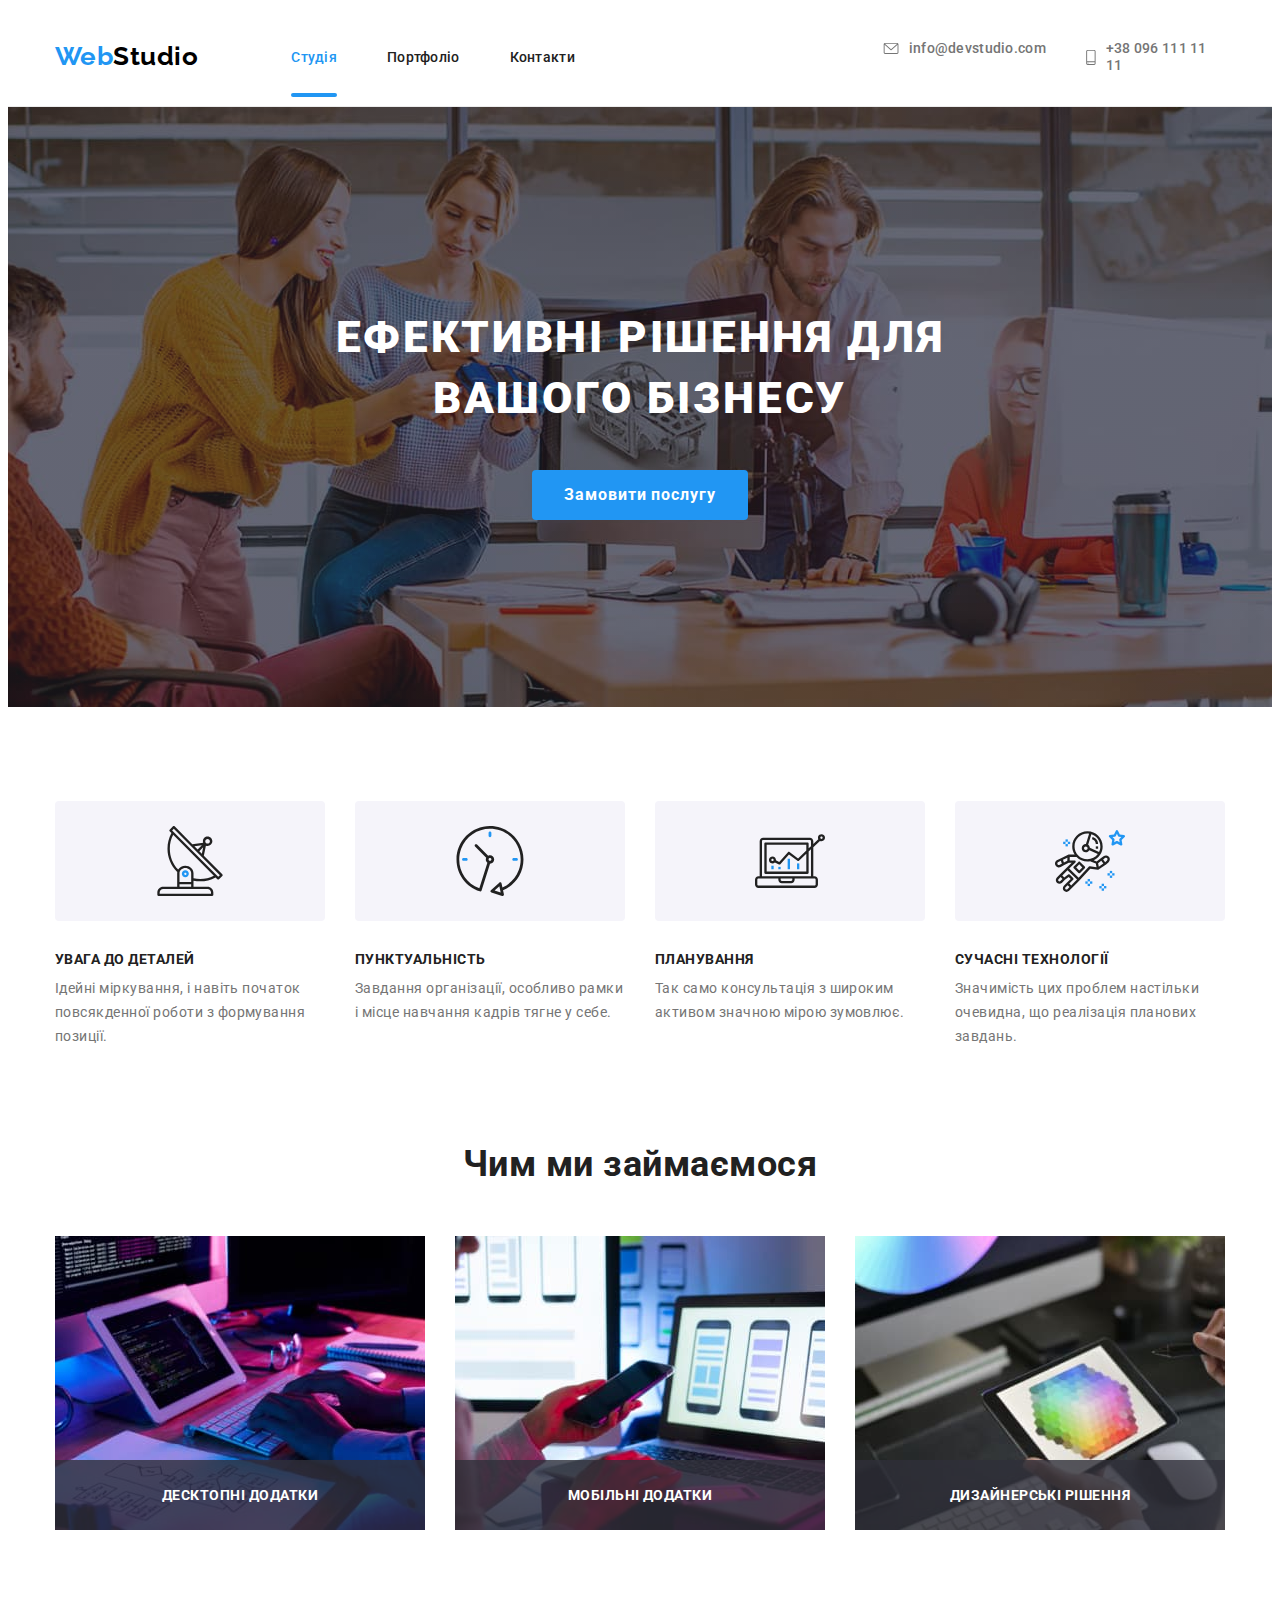
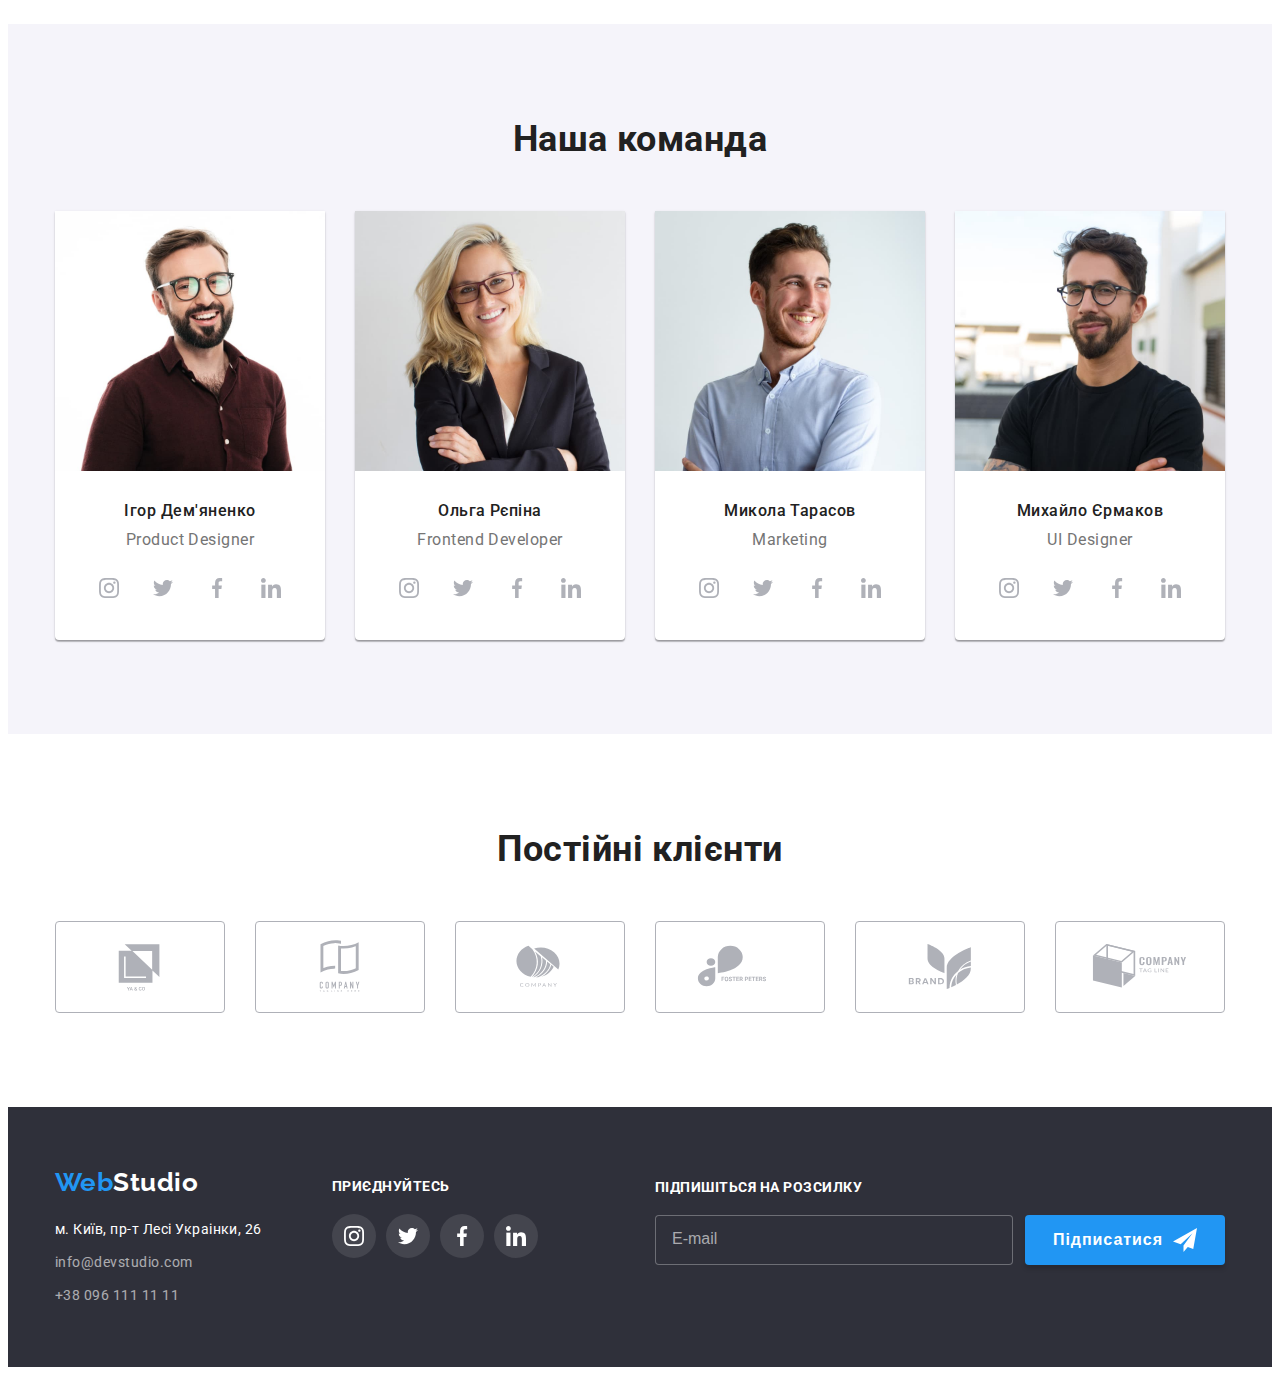
<file: index.html>
<!DOCTYPE html>
<html lang="uk">
  <head>
    <meta charset="UTF-8" />
    <meta http-equiv="X-UA-Compatible" content="IE=edge" />
    <meta name="viewport" content="width=device-width, initial-scale=1.0" />
    <title>Студія</title>
    <link rel="preconnect" href="https://fonts.googleapis.com" />
    <link rel="preconnect" href="https://fonts.gstatic.com" crossorigin />
    <link
      href="https://fonts.googleapis.com/css2?family=Raleway:wght@700&family=Roboto:wght@400;500;700;900&display=swap"
      rel="stylesheet"
    />
    <link
      rel="stylesheet"
      href="https://cdnjs.cloudflare.com/ajax/libs/modern-normalize/1.1.0/modern-normalize.min.css"
      integrity="sha512-wpPYUAdjBVSE4KJnH1VR1HeZfpl1ub8YT/NKx4PuQ5NmX2tKuGu6U/JRp5y+Y8XG2tV+wKQpNHVUX03MfMFn9Q=="
      crossorigin="anonymous"
      referrerpolicy="no-referrer"
    />
    <link rel="stylesheet" href="./css/main.min.css" />
  </head>

  <body>
    <header class="header">
      <div class="container">
        <div class="header__container">
          <nav class="header__nav">
            <a class="logo logo__header" href="./index.html"
              >Web<span class="logo__text-header">Studio</span></a
            >
            <ul class="list header__menu">
              <li>
                <a
                  class="link header__link-menu header__link-menu--current"
                  href="./index.html"
                  >Студія</a
                >
              </li>
              <li>
                <a class="link header__link-menu" href="./portfolio.html"
                  >Портфоліо</a
                >
              </li>
              <li><a class="link header__link-menu" href="#">Контакти</a></li>
            </ul>
          </nav>
          <ul class="list header__contact">
            <li>
              <a
                class="link header__link-contact"
                href="mailto:info@devstudio.com"
              >
                <svg width="16" height="12">
                  <use href="./images/icons.svg#icon-envelope"></use>
                </svg>
                info@devstudio.com
              </a>
            </li>
            <li>
              <a class="link header__link-contact" href="tel:+380961111111">
                <svg width="10" height="16">
                  <use href="./images/icons.svg#icon-smartphone"></use>
                </svg>
                +38 096 111 11 11
              </a>
            </li>
          </ul>
        </div>
      </div>
    </header>

    <main>
      <section class="hero-section">
        <div class="container">
          <h1 class="hero-section__title">
            Ефективні рішення для <br />
            вашого бізнесу
          </h1>
          <button class="button" type="button" data-modal-open>
            Замовити послугу
          </button>
        </div>
      </section>
      <section class="advantage-section">
        <div class="container">
          <h2 class="advantage-section__title">Наші переваги</h2>
          <ul class="list advantage-section__list">
            <li>
              <div class="advantage-section__icon">
                <svg width="70" height="70">
                  <use href="./images/icons.svg#icon-antenna"></use>
                </svg>
              </div>
              <h3 class="advantage-section__card-title">Увага до деталей</h3>
              <p class="advantage-section__card-text">
                Ідейні міркування, і навіть початок повсякденної роботи з
                формування позиції.
              </p>
            </li>
            <li>
              <div class="advantage-section__icon">
                <svg width="70" height="70">
                  <use href="./images/icons.svg#icon-clock"></use>
                </svg>
              </div>
              <h3 class="advantage-section__card-title">Пунктуальність</h3>
              <p class="advantage-section__card-text">
                Завдання організації, особливо рамки і місце навчання кадрів
                тягне у себе.
              </p>
            </li>
            <li>
              <div class="advantage-section__icon">
                <svg width="70" height="70">
                  <use href="./images/icons.svg#icon-diagram"></use>
                </svg>
              </div>
              <h3 class="advantage-section__card-title">Планування</h3>
              <p class="advantage-section__card-text">
                Так само консультація з широким активом значною мірою зумовлює.
              </p>
            </li>
            <li>
              <div class="advantage-section__icon">
                <svg width="70" height="70">
                  <use href="./images/icons.svg#icon-astronaut"></use>
                </svg>
              </div>
              <h3 class="advantage-section__card-title">Сучасні технології</h3>
              <p class="advantage-section__card-text">
                Значимість цих проблем настільки очевидна, що реалізація
                планових завдань.
              </p>
            </li>
          </ul>
        </div>
      </section>
      <section class="product-section">
        <div class="container">
          <h2 class="section-title">Чим ми займаємося</h2>
          <ul class="list product-section__list">
            <li>
              <img
                src="./images/box_1.jpg"
                alt="Розробка ПЗ"
                width="370"
                height="294"
              />
              <p class="product-section__text">Десктопні додатки</p>
            </li>
            <li>
              <img
                src="./images/box_2.jpg"
                alt="Мобільні додатки"
                width="370"
                height="294"
              />
              <p class="product-section__text">Мобільні додатки</p>
            </li>
            <li>
              <img
                src="./images/box_3.jpg"
                alt="Створення дизайну"
                width="370"
                height="294"
              />
              <p class="product-section__text">Дизайнерські рішення</p>
            </li>
          </ul>
        </div>
      </section>
      <section class="team-section">
        <div class="container">
          <h2 class="section-title">Наша команда</h2>
          <div class="team-section__container">
            <ul class="list">
              <li class="team-section__member">
                <img
                  src="./images/igor.jpg"
                  alt="Ігор Дем'яненко"
                  width="270"
                  height="260"
                />
                <div class="team-section__member-container">
                  <h3 class="team-section__member-name">Ігор Дем'яненко</h3>
                  <p class="team-section__member-profession">
                    Product Designer
                  </p>
                  <ul class="list social-links">
                    <li>
                      <a class="social-links__icon" href="#">
                        <svg width="20" height="20">
                          <use href="./images/icons.svg#icon-instagram"></use>
                        </svg>
                      </a>
                    </li>
                    <li>
                      <a class="social-links__icon" href="#">
                        <svg width="20" height="20">
                          <use href="./images/icons.svg#icon-twitter"></use>
                        </svg>
                      </a>
                    </li>
                    <li>
                      <a class="social-links__icon" href="#">
                        <svg width="20" height="20">
                          <use href="./images/icons.svg#icon-facebook"></use>
                        </svg>
                      </a>
                    </li>
                    <li>
                      <a class="social-links__icon" href="#">
                        <svg width="20" height="20">
                          <use href="./images/icons.svg#icon-linkedin"></use>
                        </svg>
                      </a>
                    </li>
                  </ul>
                </div>
              </li>
            </ul>
            <ul class="list">
              <li class="team-section__member">
                <img
                  src="./images/olga.jpg"
                  alt="Ольга Рєпіна"
                  width="270"
                  height="260"
                />
                <div class="team-section__member-container">
                  <h3 class="team-section__member-name">Ольга Рєпіна</h3>
                  <p class="team-section__member-profession">
                    Frontend Developer
                  </p>
                  <ul class="list social-links">
                    <li>
                      <a class="social-links__icon" href="#">
                        <svg width="20" height="20">
                          <use href="./images/icons.svg#icon-instagram"></use>
                        </svg>
                      </a>
                    </li>
                    <li>
                      <a class="social-links__icon" href="#">
                        <svg width="20" height="20">
                          <use href="./images/icons.svg#icon-twitter"></use>
                        </svg>
                      </a>
                    </li>
                    <li>
                      <a class="social-links__icon" href="#">
                        <svg width="20" height="20">
                          <use href="./images/icons.svg#icon-facebook"></use>
                        </svg>
                      </a>
                    </li>
                    <li>
                      <a class="social-links__icon" href="#">
                        <svg width="20" height="20">
                          <use href="./images/icons.svg#icon-linkedin"></use>
                        </svg>
                      </a>
                    </li>
                  </ul>
                </div>
              </li>
            </ul>
            <ul class="list">
              <li class="team-section__member">
                <img
                  src="./images/mikola.jpg"
                  alt="Микола Тарасов"
                  width="270"
                  height="260"
                />
                <div class="team-section__member-container">
                  <h3 class="team-section__member-name">Микола Тарасов</h3>
                  <p class="team-section__member-profession">Marketing</p>
                  <ul class="list social-links">
                    <li>
                      <a class="social-links__icon" href="#">
                        <svg width="20" height="20">
                          <use href="./images/icons.svg#icon-instagram"></use>
                        </svg>
                      </a>
                    </li>
                    <li>
                      <a class="social-links__icon" href="#">
                        <svg width="20" height="20">
                          <use href="./images/icons.svg#icon-twitter"></use>
                        </svg>
                      </a>
                    </li>
                    <li>
                      <a class="social-links__icon" href="#">
                        <svg width="20" height="20">
                          <use href="./images/icons.svg#icon-facebook"></use>
                        </svg>
                      </a>
                    </li>
                    <li>
                      <a class="social-links__icon" href="#">
                        <svg width="20" height="20">
                          <use href="./images/icons.svg#icon-linkedin"></use>
                        </svg>
                      </a>
                    </li>
                  </ul>
                </div>
              </li>
            </ul>
            <ul class="list">
              <li class="team-section__member">
                <img
                  src="./images/mikhail.jpg"
                  alt="Михайло Єрмаков"
                  width="270"
                  height="260"
                />
                <div class="team-section__member-container">
                  <h3 class="team-section__member-name">Михайло Єрмаков</h3>
                  <p class="team-section__member-profession">UI Designer</p>
                  <ul class="list social-links">
                    <li>
                      <a class="social-links__icon" href="#">
                        <svg width="20" height="20">
                          <use href="./images/icons.svg#icon-instagram"></use>
                        </svg>
                      </a>
                    </li>
                    <li>
                      <a class="social-links__icon" href="#">
                        <svg width="20" height="20">
                          <use href="./images/icons.svg#icon-twitter"></use>
                        </svg>
                      </a>
                    </li>
                    <li>
                      <a class="social-links__icon" href="#">
                        <svg width="20" height="20">
                          <use href="./images/icons.svg#icon-facebook"></use>
                        </svg>
                      </a>
                    </li>
                    <li>
                      <a class="social-links__icon" href="#">
                        <svg width="20" height="20">
                          <use href="./images/icons.svg#icon-linkedin"></use>
                        </svg>
                      </a>
                    </li>
                  </ul>
                </div>
              </li>
            </ul>
          </div>
        </div>
      </section>
      <section class="clients-section">
        <div class="container">
          <h2 class="section-title">Постійні клієнти</h2>
          <ul class="list clients-section__list">
            <li>
              <a class="clients-section__icon" href="#">
                <svg width="106" height="60">
                  <use href="./images/icons.svg#icon-client_1"></use>
                </svg>
              </a>
            </li>
            <li>
              <a class="clients-section__icon" href="#">
                <svg width="106" height="60">
                  <use href="./images/icons.svg#icon-client_2"></use>
                </svg>
              </a>
            </li>
            <li>
              <a class="clients-section__icon" href="#">
                <svg width="106" height="60">
                  <use href="./images/icons.svg#icon-client_3"></use>
                </svg>
              </a>
            </li>
            <li>
              <a class="clients-section__icon" href="#">
                <svg width="106" height="60">
                  <use href="./images/icons.svg#icon-client_4"></use>
                </svg>
              </a>
            </li>
            <li>
              <a class="clients-section__icon" href="#">
                <svg width="106" height="60">
                  <use href="./images/icons.svg#icon-client_5"></use>
                </svg>
              </a>
            </li>
            <li>
              <a class="clients-section__icon" href="#">
                <svg width="106" height="60">
                  <use href="./images/icons.svg#icon-client_6"></use>
                </svg>
              </a>
            </li>
          </ul>
        </div>
      </section>
    </main>

    <footer class="footer">
      <div class="container">
        <div class="footer__container">
          <div class="footer__nav">
            <a class="logo logo__footer" href="./index.html"
              >Web<span class="logo__text-footer">Studio</span></a
            >
            <address>
              <ul class="list">
                <li class="footer__list">
                  <a
                    class="link footer__address"
                    href="https://goo.gl/maps/CPtrU1FHBa2aNyZL9"
                    target="_blank"
                    rel="noopener noreferrer nofollow"
                    >м. Київ, пр-т Лесі Украінки, 26</a
                  >
                </li>
                <li class="footer__list">
                  <a
                    class="link footer__contact"
                    href="mailto:info@devstudio.com"
                    >info@devstudio.com</a
                  >
                </li>
                <li class="footer__list">
                  <a class="link footer__contact" href="tel:+380961111111"
                    >+38 096 111 11 11</a
                  >
                </li>
              </ul>
            </address>
          </div>
          <div>
            <h2 class="social-links__title">Приєднуйтесь</h2>
            <ul class="list social-links">
              <li>
                <a
                  class="social-links__icon social-links__icon-footer"
                  href="#"
                >
                  <svg width="20" height="20">
                    <use href="./images/icons.svg#icon-instagram"></use>
                  </svg>
                </a>
              </li>
              <li>
                <a
                  class="social-links__icon social-links__icon-footer"
                  href="#"
                >
                  <svg width="20" height="20">
                    <use href="./images/icons.svg#icon-twitter"></use>
                  </svg>
                </a>
              </li>
              <li>
                <a
                  class="social-links__icon social-links__icon-footer"
                  href="#"
                >
                  <svg width="20" height="20">
                    <use href="./images/icons.svg#icon-facebook"></use>
                  </svg>
                </a>
              </li>
              <li>
                <a
                  class="social-links__icon social-links__icon-footer"
                  href="#"
                >
                  <svg width="20" height="20">
                    <use href="./images/icons.svg#icon-linkedin"></use>
                  </svg>
                </a>
              </li>
            </ul>
          </div>
          <div class="subscription">
            <h2 class="subscription__title">Підпишіться на розсилку</h2>
            <form
              class="subscription__form"
              name="subscription-form"
              autocomplete="on"
            >
              <label
                class="subscription__form-label"
                for="subscription-email"
              ></label>
              <input
                class="subscription__form-input"
                id="subscription-email"
                type="email"
                name="subscription-email"
                placeholder="E-mail"
              />
              <button class="subscription__submit" type="submit">
                Підписатися
                <svg width="24" height="24">
                  <use href="./images/icons.svg#icon-send"></use>
                </svg>
              </button>
            </form>
          </div>
        </div>
      </div>
    </footer>

    <div class="backdrop is-hidden" data-modal>
      <div class="modal">
        <div class="modal__conteiner">
          <button
            type="button"
            class="button-close modal__button-close"
            data-modal-close
          >
            <svg width="18" height="18">
              <use href="./images/icons.svg#icon-close"></use>
            </svg>
          </button>
          <h2 class="modal__title">Залиште свої дані, ми вам передзвонимо</h2>
          <form class="form" name="contact-form" autocomplete="on">
            <label class="form__label" for="user-name">Ім'я</label>
            <div class="form__field">
              <input
                class="form__field-input"
                id="user-name"
                type="text"
                name="user-name"
              />
              <svg class="form__field-icon" width="18" height="18">
                <use href="./images/icons.svg#icon-person-form"></use>
              </svg>
            </div>
            <label class="form__label" for="user-phone">Телефон</label>
            <div class="form__field">
              <input
                class="form__field-input"
                id="user-phone"
                type="tel"
                name="user-phone"
              />
              <svg class="form__field-icon" width="18" height="18">
                <use href="./images/icons.svg#icon-phone-form"></use>
              </svg>
            </div>
            <label class="form__label" for="user-email">Пошта</label>
            <div class="form__field">
              <input
                class="form__field-input"
                id="user-email"
                type="email"
                name="user-email"
              />
              <svg class="form__field-icon" width="18" height="18">
                <use href="./images/icons.svg#icon-email-form"></use>
              </svg>
            </div>
            <label class="form__label" for="user-comment">Коментар</label>
            <textarea
              class="form__field-textarea"
              id="user-comment"
              name="user-comment"
              placeholder="Введіть текст"
            ></textarea>
            <div class="form__checkbox">
              <input
                class="form__checkbox-input"
                id="terms-checkbox"
                type="checkbox"
                name="terms-checkbox"
              />
              <svg class="form__checkbox-icon" width="16" height="15">
                <use href="./images/icons.svg#icon-check"></use>
              </svg>
              <label class="form__checkbox-label" for="terms-checkbox"
                >Погоджуюся з розсилкою та приймаю
                <a class="form__agreement-link" href="#"
                  >Умови договору</a
                ></label
              >
            </div>
            <button class="form__submit button" type="submit">
              Відправити
            </button>
          </form>
        </div>
      </div>
    </div>

    <script src="./js/modal.js"></script>
  </body>
</html>
</file>
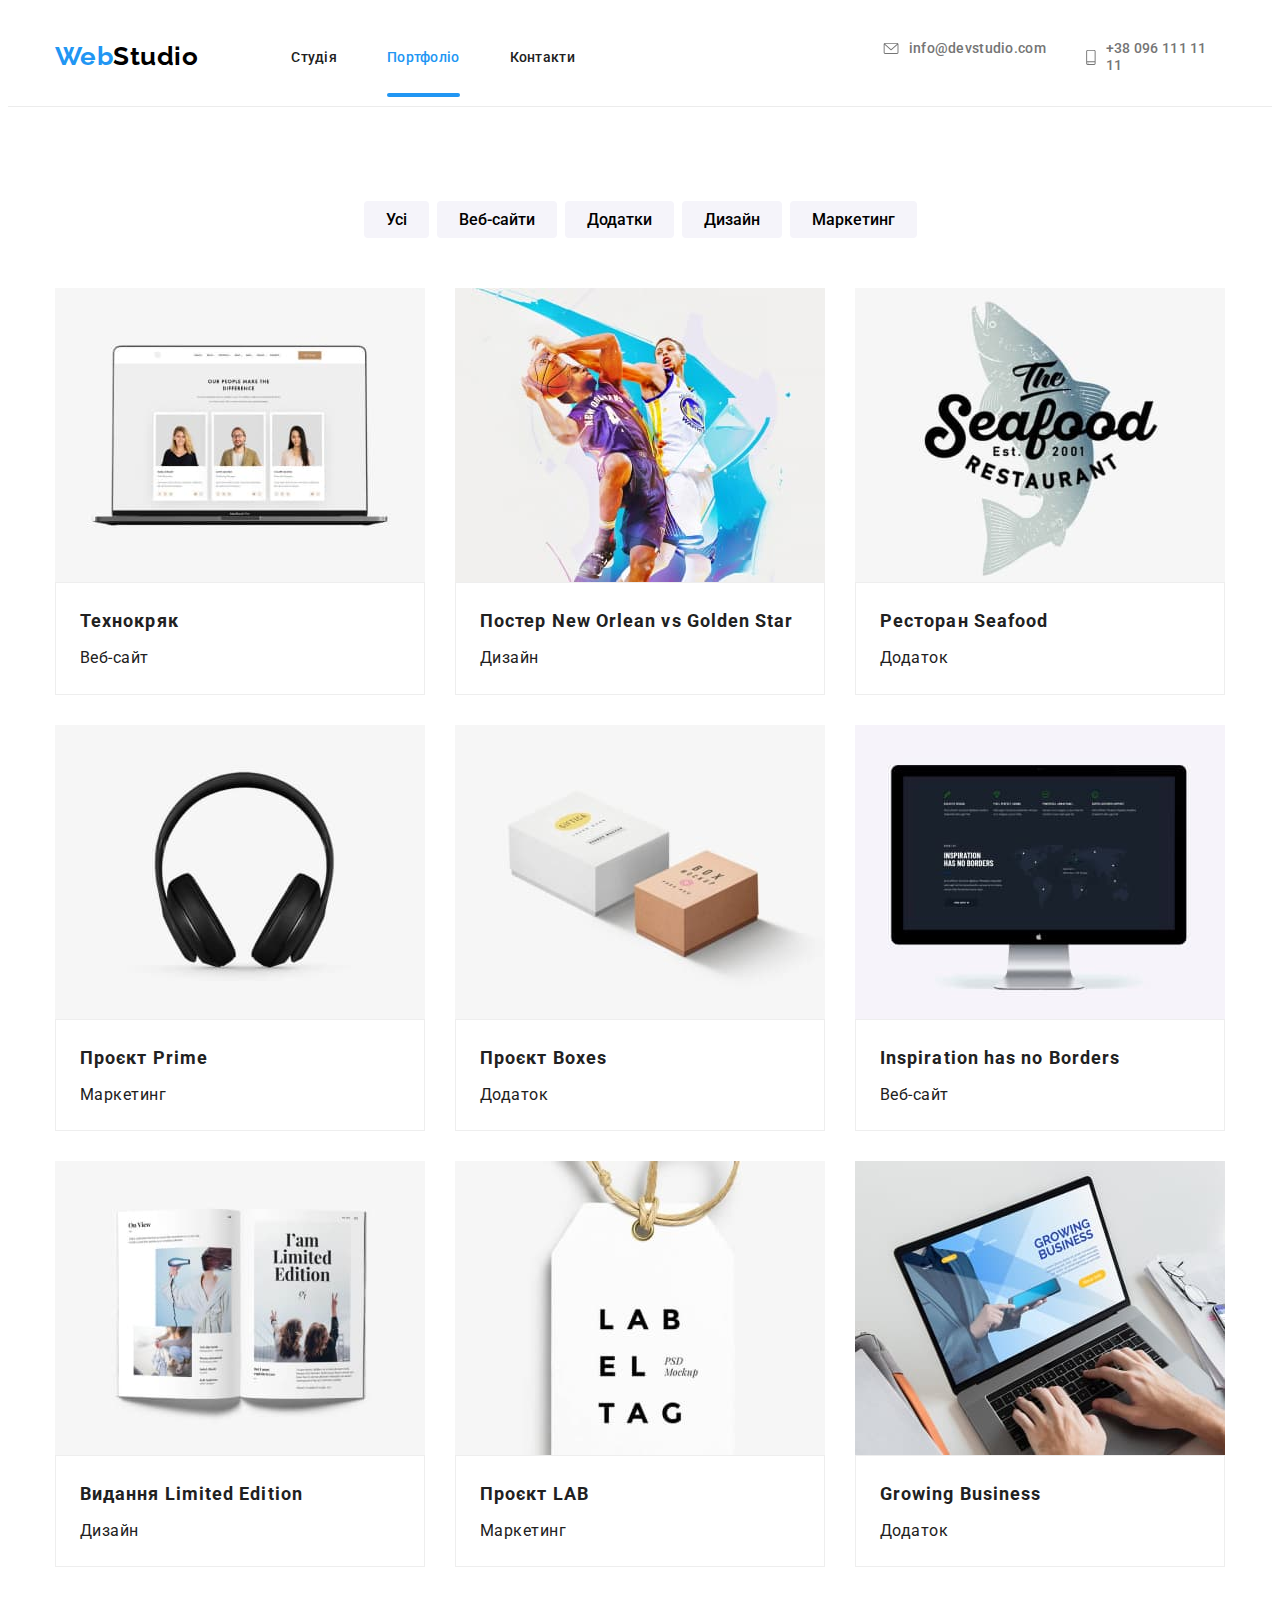
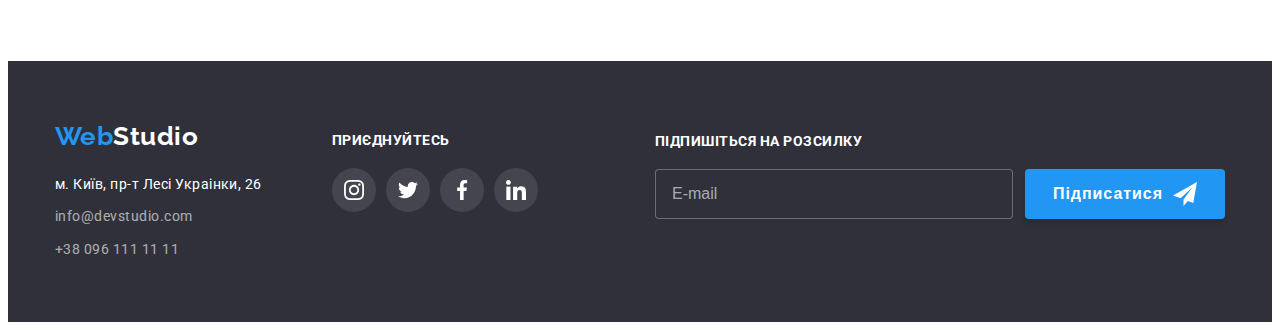
<file: portfolio.html>
<!DOCTYPE html>
<html lang="uk">
  <head>
    <meta charset="UTF-8" />
    <meta http-equiv="X-UA-Compatible" content="IE=edge" />
    <meta name="viewport" content="width=device-width, initial-scale=1.0" />
    <title>Портфоліо</title>
    <link rel="preconnect" href="https://fonts.googleapis.com" />
    <link rel="preconnect" href="https://fonts.gstatic.com" crossorigin />
    <link
      href="https://fonts.googleapis.com/css2?family=Raleway:wght@700&family=Roboto:wght@400;500;700;900&display=swap"
      rel="stylesheet"
    />
    <link
      rel="stylesheet"
      href="https://cdnjs.cloudflare.com/ajax/libs/modern-normalize/1.1.0/modern-normalize.min.css"
      integrity="sha512-wpPYUAdjBVSE4KJnH1VR1HeZfpl1ub8YT/NKx4PuQ5NmX2tKuGu6U/JRp5y+Y8XG2tV+wKQpNHVUX03MfMFn9Q=="
      crossorigin="anonymous"
      referrerpolicy="no-referrer"
    />
    <link rel="stylesheet" href="./css/main.min.css" />
  </head>

  <body>
    <header class="header">
      <div class="container">
        <div class="header__container">
          <nav class="header__nav">
            <a class="logo logo__header" href="./index.html"
              >Web<span class="logo__text-header">Studio</span></a
            >
            <ul class="list header__menu">
              <li>
                <a class="link header__link-menu" href="./index.html">Студія</a>
              </li>
              <li>
                <a
                  class="link header__link-menu header__link-menu--current"
                  href="./portfolio.html"
                  >Портфоліо</a
                >
              </li>
              <li><a class="link header__link-menu" href="#">Контакти</a></li>
            </ul>
          </nav>
          <ul class="list header__contact">
            <li>
              <a
                class="link header__link-contact"
                href="mailto:info@devstudio.com"
              >
                <svg width="16" height="12">
                  <use href="./images/icons.svg#icon-envelope"></use>
                </svg>
                info@devstudio.com
              </a>
            </li>
            <li>
              <a class="link header__link-contact" href="tel:+380961111111">
                <svg width="10" height="16">
                  <use href="./images/icons.svg#icon-smartphone"></use>
                </svg>
                +38 096 111 11 11
              </a>
            </li>
          </ul>
        </div>
      </div>
    </header>

    <main>
      <section class="section">
        <div class="portfolio-section container">
          <h1 class="portfolio-section__title invisible-title">Портфоліо</h1>
          <ul class="list portfolio-section__menu">
            <li><button class="portfolio-section__filter-button" type="button">Усі</button></li>
            <li>
              <button class="portfolio-section__filter-button" type="button">Веб-сайти</button>
            </li>
            <li>
              <button class="portfolio-section__filter-button" type="button">Додатки</button>
            </li>
            <li><button class="portfolio-section__filter-button" type="button">Дизайн</button></li>
            <li>
              <button class="portfolio-section__filter-button" type="button">Маркетинг</button>
            </li>
          </ul>
          <ul class="list portfolio-section__list">
            <li class="portfolio-card">
              <a class="portfolio-card__link" href="#">
                <div class="portfolio-card__overlay-box">
                  <img
                    src="./images/portfolio_1.jpg"
                    alt="Технокряк"
                    width="370"
                    height="294"
                  />
                  <div class="portfolio-card__overlay">
                    <p>
                      Ресурс пропонує комплексні пропозиції з різним рівнем
                      функціоналу та сервісів. Все це дозволить відвідувачу
                      отримати вичерпні відомості про компанію чи приватну
                      особу.
                    </p>
                  </div>
                </div>
                <div class="portfolio-card__description">
                  <h2 class="portfolio-card__name">Технокряк</h2>
                  <p class="portfolio-card__type">Веб-сайт</p>
                </div>
              </a>
            </li>
            <li class="portfolio-card">
              <a class="portfolio-card__link" href="#">
                <div class="portfolio-card__overlay-box">
                  <img
                    src="./images/portfolio_2.jpg"
                    alt="Постер New Orlean vs Golden Star"
                    width="370"
                    height="294"
                  />
                  <div class="portfolio-card__overlay">
                    <p>
                      Ресурс пропонує комплексні пропозиції з різним рівнем
                      функціоналу та сервісів. Все це дозволить відвідувачу
                      отримати вичерпні відомості про компанію чи приватну
                      особу.
                    </p>
                  </div>
                </div>
                <div class="portfolio-card__description">
                  <h2 class="portfolio-card__name">
                    Постер New Orlean vs Golden Star
                  </h2>
                  <p class="portfolio-card__type">Дизайн</p>
                </div>
              </a>
            </li>
            <li class="portfolio-card">
              <a class="portfolio-card__link" href="#">
                <div class="portfolio-card__overlay-box">
                  <img
                    src="./images/portfolio_3.jpg"
                    alt="Ресторан Seafood"
                    width="370"
                    height="294"
                  />
                  <div class="portfolio-card__overlay">
                    <p>
                      Ресурс пропонує комплексні пропозиції з різним рівнем
                      функціоналу та сервісів. Все це дозволить відвідувачу
                      отримати вичерпні відомості про компанію чи приватну
                      особу.
                    </p>
                  </div>
                </div>
                <div class="portfolio-card__description">
                  <h2 class="portfolio-card__name">Ресторан Seafood</h2>
                  <p class="portfolio-card__type">Додаток</p>
                </div>
              </a>
            </li>
            <li class="portfolio-card">
              <a class="portfolio-card__link" href="#">
                <div class="portfolio-card__overlay-box">
                  <img
                    src="./images/portfolio_4.jpg"
                    alt="Проєкт Prime"
                    width="370"
                    height="294"
                  />
                  <div class="portfolio-card__overlay">
                    <p>
                      Ресурс пропонує комплексні пропозиції з різним рівнем
                      функціоналу та сервісів. Все це дозволить відвідувачу
                      отримати вичерпні відомості про компанію чи приватну
                      особу.
                    </p>
                  </div>
                </div>
                <div class="portfolio-card__description">
                  <h2 class="portfolio-card__name">Проєкт Prime</h2>
                  <p class="portfolio-card__type">Маркетинг</p>
                </div>
              </a>
            </li>
            <li class="portfolio-card">
              <a class="portfolio-card__link" href="#">
                <div class="portfolio-card__overlay-box">
                  <img
                    src="./images/portfolio_5.jpg"
                    alt="Проєкт Boxes"
                    width="370"
                    height="294"
                  />
                  <div class="portfolio-card__overlay">
                    <p>
                      Ресурс пропонує комплексні пропозиції з різним рівнем
                      функціоналу та сервісів. Все це дозволить відвідувачу
                      отримати вичерпні відомості про компанію чи приватну
                      особу.
                    </p>
                  </div>
                </div>
                <div class="portfolio-card__description">
                  <h2 class="portfolio-card__name">Проєкт Boxes</h2>
                  <p class="portfolio-card__type">Додаток</p>
                </div>
              </a>
            </li>
            <li class="portfolio-card">
              <a class="portfolio-card__link" href="#">
                <div class="portfolio-card__overlay-box">
                  <img
                    src="./images/portfolio_6.jpg"
                    alt="Inspiration has no Borders"
                    width="370"
                    height="294"
                  />
                  <div class="portfolio-card__overlay">
                    <p>
                      Ресурс пропонує комплексні пропозиції з різним рівнем
                      функціоналу та сервісів. Все це дозволить відвідувачу
                      отримати вичерпні відомості про компанію чи приватну
                      особу.
                    </p>
                  </div>
                </div>
                <div class="portfolio-card__description">
                  <h2 class="portfolio-card__name">Inspiration has no Borders</h2>
                  <p class="portfolio-card__type">Веб-сайт</p>
                </div>
              </a>
            </li>
            <li class="portfolio-card">
              <a class="portfolio-card__link" href="#">
                <div class="portfolio-card__overlay-box">
                  <img
                    src="./images/portfolio_7.jpg"
                    alt="Видання Limited Edition"
                    width="370"
                    height="294"
                  />
                  <div class="portfolio-card__overlay">
                    <p>
                      Ресурс пропонує комплексні пропозиції з різним рівнем
                      функціоналу та сервісів. Все це дозволить відвідувачу
                      отримати вичерпні відомості про компанію чи приватну
                      особу.
                    </p>
                  </div>
                </div>
                <div class="portfolio-card__description">
                  <h2 class="portfolio-card__name">Видання Limited Edition</h2>
                  <p class="portfolio-card__type">Дизайн</p>
                </div>
              </a>
            </li>
            <li class="portfolio-card">
              <a class="portfolio-card__link" href="#">
                <div class="portfolio-card__overlay-box">
                  <img
                    src="./images/portfolio_8.jpg"
                    alt="Проєкт LAB"
                    width="370"
                    height="294"
                  />
                  <div class="portfolio-card__overlay">
                    <p>
                      Ресурс пропонує комплексні пропозиції з різним рівнем
                      функціоналу та сервісів. Все це дозволить відвідувачу
                      отримати вичерпні відомості про компанію чи приватну
                      особу.
                    </p>
                  </div>
                </div>
                <div class="portfolio-card__description">
                  <h2 class="portfolio-card__name">Проєкт LAB</h2>
                  <p class="portfolio-card__type">Маркетинг</p>
                </div>
              </a>
            </li>
            <li class="portfolio-card">
              <a class="portfolio-card__link" href="#">
                <div class="portfolio-card__overlay-box">
                  <img
                    src="./images/portfolio_9.jpg"
                    alt="Growing Business"
                    width="370"
                    height="294"
                  />
                  <div class="portfolio-card__overlay">
                    <p>
                      Ресурс пропонує комплексні пропозиції з різним рівнем
                      функціоналу та сервісів. Все це дозволить відвідувачу
                      отримати вичерпні відомості про компанію чи приватну
                      особу.
                    </p>
                  </div>
                </div>
                <div class="portfolio-card__description">
                  <h2 class="portfolio-card__name">Growing Business</h2>
                  <p class="portfolio-card__type">Додаток</p>
                </div>
              </a>
            </li>
          </ul>
        </div>
      </section>
    </main>

    <footer class="footer">
      <div class="container">
        <div class="footer__container">
          <div class="footer__nav">
            <a class="logo logo__footer" href="./index.html"
              >Web<span class="logo__text-footer">Studio</span></a
            >
            <address>
              <ul class="list">
                <li class="footer__list">
                  <a
                    class="link footer__address"
                    href="https://goo.gl/maps/CPtrU1FHBa2aNyZL9"
                    target="_blank"
                    rel="noopener noreferrer nofollow"
                    >м. Київ, пр-т Лесі Украінки, 26</a
                  >
                </li>
                <li class="footer__list">
                  <a
                    class="link footer__contact"
                    href="mailto:info@devstudio.com"
                    >info@devstudio.com</a
                  >
                </li>
                <li class="footer__list">
                  <a class="link footer__contact" href="tel:+380961111111"
                    >+38 096 111 11 11</a
                  >
                </li>
              </ul>
            </address>
          </div>
          <div>
            <h2 class="social-links__title">Приєднуйтесь</h2>
            <ul class="list social-links">
              <li>
                <a
                  class="social-links__icon social-links__icon-footer"
                  href="#"
                >
                  <svg width="20" height="20">
                    <use href="./images/icons.svg#icon-instagram"></use>
                  </svg>
                </a>
              </li>
              <li>
                <a
                  class="social-links__icon social-links__icon-footer"
                  href="#"
                >
                  <svg width="20" height="20">
                    <use href="./images/icons.svg#icon-twitter"></use>
                  </svg>
                </a>
              </li>
              <li>
                <a
                  class="social-links__icon social-links__icon-footer"
                  href="#"
                >
                  <svg width="20" height="20">
                    <use href="./images/icons.svg#icon-facebook"></use>
                  </svg>
                </a>
              </li>
              <li>
                <a
                  class="social-links__icon social-links__icon-footer"
                  href="#"
                >
                  <svg width="20" height="20">
                    <use href="./images/icons.svg#icon-linkedin"></use>
                  </svg>
                </a>
              </li>
            </ul>
          </div>
          <div class="subscription">
            <h2 class="subscription__title">Підпишіться на розсилку</h2>
            <form
              class="subscription__form"
              name="subscription-form"
              autocomplete="on"
            >
              <label
                class="subscription__form-label"
                for="subscription-email"
              ></label>
              <input
                class="subscription__form-input"
                id="subscription-email"
                type="email"
                name="subscription-email"
                placeholder="E-mail"
              />
              <button class="subscription__submit" type="submit">
                Підписатися
                <svg width="24" height="24">
                  <use href="./images/icons.svg#icon-send"></use>
                </svg>
              </button>
            </form>
          </div>
        </div>
      </div>
    </footer>
  </body>
</html>
</file>
<file: css/main.min.css>
:root{--color-brand: #2196f3;--background-color-brand-primary: #2f303a;--background-color-brand-secondary: #f5f4fa;--background-color-white: #ffffff;--text-color-primary: #212121;--text-color-secondary: #757575;--text-color-white: #ffffff;--text-color-black: #000000;--color-hero-button-hover: #188ce8;--icon-color-secondary: #afb1b8}html{-webkit-box-sizing:border-box;box-sizing:border-box}*,*::before,*::after{-webkit-box-sizing:inherit;box-sizing:inherit}img{display:block;max-width:100%;height:auto}body{font-family:"Roboto",sans-serif;color:var(--text-color-primary);letter-spacing:.03em}h1,h2,h3,h4,h5,h6,p{margin-top:0}.list{list-style:none;padding-left:0;margin:0}li{list-style-type:none}.advantage-section{padding:94px 0 0}.advantage-section__title{position:absolute;width:1px;height:1px;margin:-1px;padding:0;overflow:hidden;border:0;clip:rect(0 0 0 0)}.advantage-section__card-title{margin-bottom:10px;text-transform:uppercase;font-size:14px;line-height:1.2}.advantage-section__icon{display:-webkit-box;display:-ms-flexbox;display:flex;width:270px;height:120px;margin-bottom:30px;-webkit-box-pack:center;-ms-flex-pack:center;justify-content:center;-webkit-box-align:center;-ms-flex-align:center;align-items:center;border-radius:4px;background-color:var(--background-color-brand-secondary)}.advantage-section__list{display:-webkit-box;display:-ms-flexbox;display:flex;gap:30px}.advantage-section__card-text{margin-bottom:0;font-size:14px;line-height:1.7;color:var(--text-color-secondary)}.backdrop{position:fixed;top:0;left:0;width:100%;height:100%;background-color:rgba(0,0,0,.2);-webkit-transform:scale(1);transform:scale(1);-webkit-transition-duration:500ms;transition-duration:500ms}.button-close{width:30px;height:30px;padding:5px;cursor:pointer;border:1px solid rgba(0,0,0,.1);border-radius:50%;background-color:#fff;-webkit-transition:fill 250ms cubic-bezier(0.4, 0, 0.2, 1);transition:fill 250ms cubic-bezier(0.4, 0, 0.2, 1)}.button-close:hover,.button-close:focus,.button-close:active{fill:var(--color-brand)}.button{padding:10px 32px;border-radius:4px;background-color:var(--color-brand);color:var(--text-color-white);font-family:inherit;font-weight:700;font-size:16px;line-height:1.87;border:none;cursor:pointer;letter-spacing:.06em;-webkit-transition:background-color 250ms cubic-bezier(0.4, 0, 0.2, 1);transition:background-color 250ms cubic-bezier(0.4, 0, 0.2, 1)}.button:hover,.button:focus,.button:active{background-color:var(--color-hero-button-hover)}.clients-section{padding:94px 0}.clients-section__list{display:-webkit-box;display:-ms-flexbox;display:flex;gap:30px}.clients-section__icon{display:-webkit-box;display:-ms-flexbox;display:flex;width:170px;height:92px;-webkit-box-pack:center;-ms-flex-pack:center;justify-content:center;-webkit-box-align:center;-ms-flex-align:center;align-items:center;border:1px solid;border-radius:4px;border-color:var(--icon-color-secondary);fill:var(--icon-color-secondary);-webkit-transition:border-color 250ms cubic-bezier(0.4, 0, 0.2, 1),fill 250ms cubic-bezier(0.4, 0, 0.2, 1);transition:border-color 250ms cubic-bezier(0.4, 0, 0.2, 1),fill 250ms cubic-bezier(0.4, 0, 0.2, 1)}.clients-section__icon:hover,.clients-section__icon:focus,.clients-section__icon:active{fill:var(--color-brand);border-color:var(--color-brand)}.footer{padding:60px 0;background-color:var(--background-color-brand-primary)}.footer__container{position:relative;display:-webkit-box;display:-ms-flexbox;display:flex;gap:70px;-webkit-box-align:baseline;-ms-flex-align:baseline;align-items:baseline}.footer__list:not(:last-child){margin-bottom:9px}.footer__contact{display:inline-block;color:var(--text-color-white);opacity:60%;font-size:14px;line-height:1.7;font-style:normal}.footer__address{display:inline-block;color:var(--text-color-white);font-size:14px;line-height:1.7;font-style:normal}.form__label{display:block;margin-bottom:4px;font-size:12px;line-height:1.17;color:var(--text-color-secondary)}.form__field-input{width:100%;height:40px;padding:0 10px 0 42px;border:1px solid rgba(33,33,33,.2);border-radius:4px;outline:none;-webkit-transition:border-color 250ms cubic-bezier(0.4, 0, 0.2, 1);transition:border-color 250ms cubic-bezier(0.4, 0, 0.2, 1);cursor:pointer}.form__field-input:focus{border-color:var(--color-brand)}.form__field-input:focus+.form__field-icon{fill:var(--color-brand)}.form__field-textarea{width:100%;height:120px;resize:none;padding:12px 16px;margin-bottom:20px;border:1px solid rgba(33,33,33,.2);border-radius:4px;outline:none;-webkit-transition:border-color 250ms cubic-bezier(0.4, 0, 0.2, 1);transition:border-color 250ms cubic-bezier(0.4, 0, 0.2, 1);cursor:pointer}.form__field-textarea::-webkit-input-placeholder{font-size:12px;line-height:1.17;letter-spacing:.01em;color:rgba(117,117,117,.5)}.form__field-textarea::-moz-placeholder{font-size:12px;line-height:1.17;letter-spacing:.01em;color:rgba(117,117,117,.5)}.form__field-textarea:-ms-input-placeholder{font-size:12px;line-height:1.17;letter-spacing:.01em;color:rgba(117,117,117,.5)}.form__field-textarea::-ms-input-placeholder{font-size:12px;line-height:1.17;letter-spacing:.01em;color:rgba(117,117,117,.5)}.form__field-textarea::placeholder{font-size:12px;line-height:1.17;letter-spacing:.01em;color:rgba(117,117,117,.5)}.form__field-textarea:focus{border-color:var(--color-brand)}.form__field{position:relative;margin-bottom:10px}.form__field-icon{position:absolute;top:50%;left:12px;-webkit-transform:translateY(-50%);transform:translateY(-50%);-webkit-transition:fill 250ms cubic-bezier(0.4, 0, 0.2, 1);transition:fill 250ms cubic-bezier(0.4, 0, 0.2, 1);cursor:pointer}.form__checkbox{display:-webkit-box;display:-ms-flexbox;display:flex;margin-bottom:30px;font-size:14px;line-height:1.71}.form__checkbox-input{-webkit-appearance:none;-moz-appearance:none;appearance:none}.form__checkbox-input:checked+.form__checkbox-icon{border-color:var(--color-brand);fill:var(--text-color-white);background-color:var(--color-brand)}.form__checkbox-icon{position:absolute;margin:4px 7px 0 12px;border:2px solid var(--text-color-primary);border-radius:2px;fill:rgba(0,0,0,0)}.form__checkbox-label{position:relative;left:12px;padding-left:23px;color:var(--text-color-secondary)}.form__agreement-link{color:var(--color-brand)}.form__submit{display:block;margin:0 auto;width:200px}.header{border-bottom:1px solid #ececec}.header__container{display:-webkit-box;display:-ms-flexbox;display:flex;-webkit-box-align:center;-ms-flex-align:center;align-items:center;-webkit-box-pack:justify;-ms-flex-pack:justify;justify-content:space-between;gap:308px}.header__nav{display:-webkit-box;display:-ms-flexbox;display:flex;-webkit-box-align:center;-ms-flex-align:center;align-items:center;-webkit-box-pack:justify;-ms-flex-pack:justify;justify-content:space-between;-webkit-box-flex:1;-ms-flex-positive:1;flex-grow:1;gap:93px}.header__menu{display:-webkit-box;display:-ms-flexbox;display:flex;gap:50px}.header__contact{display:-webkit-box;display:-ms-flexbox;display:flex;gap:40px}.header__link-contact{display:-webkit-box;display:-ms-flexbox;display:flex;-webkit-box-align:center;-ms-flex-align:center;align-items:center;-webkit-box-pack:justify;-ms-flex-pack:justify;justify-content:space-between;gap:10px;padding:32px 0;fill:var(--text-color-secondary);color:var(--text-color-secondary);font-weight:500;font-size:14px;line-height:1.2;letter-spacing:.02em}.header__link-menu{position:relative;padding:32px 0;color:var(--text-color-primary);font-weight:500;font-size:14px;line-height:1.2;letter-spacing:.02em}.header__link-menu--current{color:var(--color-brand)}.header__link-menu--current::after{position:absolute;bottom:0;left:0;width:100%;height:4px;background-color:var(--color-brand);border-radius:2px;content:""}.hero-section{padding:200px 0;height:600px;background-image:-webkit-gradient(linear, left top, left bottom, from(rgba(47, 48, 58, 0.4)), to(rgba(47, 48, 58, 0.4))),url(../images/hero_img.jpg);background-image:linear-gradient(rgba(47, 48, 58, 0.4), rgba(47, 48, 58, 0.4)),url(../images/hero_img.jpg);background-repeat:no-repeat;background-position:center center;background-size:1600px,1600px,cover;text-align:center}.hero-section__title{margin-bottom:40px;color:var(--text-color-white);text-transform:uppercase;font-weight:900;font-size:44px;line-height:1.4;letter-spacing:.06em}.logo{color:var(--color-brand);font-family:"Raleway",sans-serif;font-weight:700;font-size:26px;line-height:1.2;text-decoration:none}.logo__header{padding:24px 0}.logo__footer{display:inline-block;margin-bottom:20px}.logo__text-header{color:var(--text-color-black)}.logo__text-footer{color:var(--text-color-white)}.modal{display:-webkit-box;display:-ms-flexbox;display:flex;-webkit-box-align:center;-ms-flex-align:center;align-items:center;-webkit-box-pack:center;-ms-flex-pack:center;justify-content:center;height:100%;padding:20px 0}.modal__conteiner{position:relative;padding:40px;border-radius:4px;-webkit-box-shadow:0px 4px 4px rgba(0,0,0,.25);box-shadow:0px 4px 4px rgba(0,0,0,.25);width:100%;max-width:528px;height:100%;max-height:587px;background-color:var(--background-color-white);overflow:auto}.modal__title{margin-bottom:12px;text-align:center;font-weight:700;font-size:20px;line-height:1.15;color:var(--text-color-primary)}.modal__button-close{position:absolute;top:8px;right:8px}.portfolio-card__name{margin-bottom:4px;font-size:18px;line-height:2;letter-spacing:.06em}.portfolio-card__type{margin-bottom:0;font-size:16px;line-height:1.9;color:var(--text-color-primary)}.portfolio-card__description{padding:20px 24px;border:1px solid #eee}.portfolio-card__link{display:block;text-decoration:none;color:inherit;-webkit-transition:-webkit-box-shadow 250ms cubic-bezier(0.4, 0, 0.2, 1);transition:-webkit-box-shadow 250ms cubic-bezier(0.4, 0, 0.2, 1);transition:box-shadow 250ms cubic-bezier(0.4, 0, 0.2, 1);transition:box-shadow 250ms cubic-bezier(0.4, 0, 0.2, 1), -webkit-box-shadow 250ms cubic-bezier(0.4, 0, 0.2, 1)}.portfolio-card__link:hover,.portfolio-card__link:focus,.portfolio-card__link:active{-webkit-box-shadow:0px 4px 4px rgba(0,0,0,.25);box-shadow:0px 4px 4px rgba(0,0,0,.25)}.portfolio-card__overlay-box{position:relative;overflow:hidden}.portfolio-card__overlay{position:absolute;top:0;left:0;width:100%;height:100%;-webkit-transform:translateY(101%);transform:translateY(101%);-webkit-transition:-webkit-transform 250ms cubic-bezier(0.4, 0, 0.2, 1);transition:-webkit-transform 250ms cubic-bezier(0.4, 0, 0.2, 1);transition:transform 250ms cubic-bezier(0.4, 0, 0.2, 1);transition:transform 250ms cubic-bezier(0.4, 0, 0.2, 1), -webkit-transform 250ms cubic-bezier(0.4, 0, 0.2, 1);background-color:rgba(33,150,243,.9);color:var(--text-color-white);font-weight:400;font-size:18px;line-height:1.55;padding:63px 24px}.portfolio-card__link:hover .portfolio-card__overlay{-webkit-transform:translateY(0);transform:translateY(0)}.portfolio-section__title{position:absolute;width:1px;height:1px;margin:-1px;padding:0;overflow:hidden;border:0;clip:rect(0 0 0 0)}.portfolio-section__menu{display:-webkit-box;display:-ms-flexbox;display:flex;-webkit-box-pack:center;-ms-flex-pack:center;justify-content:center;gap:8px;margin-bottom:50px}.portfolio-section__list{display:-webkit-box;display:-ms-flexbox;display:flex;-ms-flex-wrap:wrap;flex-wrap:wrap;gap:30px}.portfolio-section__filter-button{padding:6px 22px;border-radius:4px;background-color:var(--background-color-brand-secondary);font-family:inherit;font-weight:500;font-size:16px;line-height:1.6;border:none;cursor:pointer;-webkit-transition:background-color 250ms cubic-bezier(0.4, 0, 0.2, 1),color 250ms cubic-bezier(0.4, 0, 0.2, 1),-webkit-box-shadow 250ms cubic-bezier(0.4, 0, 0.2, 1);transition:background-color 250ms cubic-bezier(0.4, 0, 0.2, 1),color 250ms cubic-bezier(0.4, 0, 0.2, 1),-webkit-box-shadow 250ms cubic-bezier(0.4, 0, 0.2, 1);transition:background-color 250ms cubic-bezier(0.4, 0, 0.2, 1),color 250ms cubic-bezier(0.4, 0, 0.2, 1),box-shadow 250ms cubic-bezier(0.4, 0, 0.2, 1);transition:background-color 250ms cubic-bezier(0.4, 0, 0.2, 1),color 250ms cubic-bezier(0.4, 0, 0.2, 1),box-shadow 250ms cubic-bezier(0.4, 0, 0.2, 1),-webkit-box-shadow 250ms cubic-bezier(0.4, 0, 0.2, 1)}.portfolio-section__filter-button:hover,.portfolio-section__filter-button:focus,.portfolio-section__filter-button:active{background-color:var(--color-brand);color:var(--text-color-white);-webkit-box-shadow:0px 3px 1px rgba(0,0,0,.1),0px 1px 2px rgba(0,0,0,.08),0px 2px 2px rgba(0,0,0,.12);box-shadow:0px 3px 1px rgba(0,0,0,.1),0px 1px 2px rgba(0,0,0,.08),0px 2px 2px rgba(0,0,0,.12)}.product-section{padding:94px 0}.product-section__list{display:-webkit-box;display:-ms-flexbox;display:flex;gap:30px}.product-section__list>li{position:relative}.product-section__text{position:absolute;left:0;bottom:0;margin-bottom:0;padding:27px 0;width:100%;background-color:rgba(47,48,58,.8);color:var(--text-color-white);text-transform:uppercase;font-weight:700;font-size:14px;line-height:1.15;text-align:center}.social-links{display:-webkit-box;display:-ms-flexbox;display:flex;gap:10px}.social-links__title{margin-bottom:20px;font-weight:700;font-size:14px;line-height:16px;text-transform:uppercase;color:var(--text-color-white)}.social-links__icon{display:-webkit-box;display:-ms-flexbox;display:flex;width:44px;height:44px;-webkit-box-pack:center;-ms-flex-pack:center;justify-content:center;-webkit-box-align:center;-ms-flex-align:center;align-items:center;border-radius:50%;fill:var(--icon-color-secondary);-webkit-transition:background-color 250ms cubic-bezier(0.4, 0, 0.2, 1),fill 250ms cubic-bezier(0.4, 0, 0.2, 1);transition:background-color 250ms cubic-bezier(0.4, 0, 0.2, 1),fill 250ms cubic-bezier(0.4, 0, 0.2, 1)}.social-links__icon:hover,.social-links__icon:focus,.social-links__icon:active{fill:var(--text-color-white);background-color:var(--color-brand)}.social-links__icon-footer{fill:var(--text-color-white);background:rgba(255,255,255,.1)}.subscription{position:absolute;right:0;top:12px}.subscription__title{margin-bottom:20px;font-weight:700;font-size:14px;line-height:16px;text-transform:uppercase;color:var(--text-color-white)}.subscription__form{display:-webkit-box;display:-ms-flexbox;display:flex}.subscription__form-input{width:358px;height:50px;padding:0 16px;margin-right:12px;border:1px solid rgba(255,255,255,.3);background-color:var(--background-color-brand-primary);border-radius:4px;color:rgba(255,255,255,.6);outline:none}.subscription__form-input::-webkit-input-placeholder{font-size:16px;line-height:1.25;color:rgba(255,255,255,.6)}.subscription__form-input::-moz-placeholder{font-size:16px;line-height:1.25;color:rgba(255,255,255,.6)}.subscription__form-input:-ms-input-placeholder{font-size:16px;line-height:1.25;color:rgba(255,255,255,.6)}.subscription__form-input::-ms-input-placeholder{font-size:16px;line-height:1.25;color:rgba(255,255,255,.6)}.subscription__form-input::placeholder{font-size:16px;line-height:1.25;color:rgba(255,255,255,.6)}.subscription__submit{display:-webkit-box;display:-ms-flexbox;display:flex;-webkit-box-align:center;-ms-flex-align:center;align-items:center;-webkit-box-pack:center;-ms-flex-pack:center;justify-content:center;gap:10px;width:200px;height:50px;color:var(--text-color-white);font-weight:700;font-size:16px;line-height:1.88;letter-spacing:.06em;fill:currentColor;background:var(--color-brand);border:0;border-radius:4px;-webkit-box-shadow:0px 4px 4px rgba(0,0,0,.15);box-shadow:0px 4px 4px rgba(0,0,0,.15);cursor:pointer}.team-section{padding:94px 0;background-color:var(--background-color-brand-secondary)}.team-section__container{display:-webkit-box;display:-ms-flexbox;display:flex;gap:30px}.team-section__member{-webkit-box-shadow:0px 1px 3px rgba(0,0,0,.12),0px 1px 1px rgba(0,0,0,.14),0px 2px 1px rgba(0,0,0,.2);box-shadow:0px 1px 3px rgba(0,0,0,.12),0px 1px 1px rgba(0,0,0,.14),0px 2px 1px rgba(0,0,0,.2);border-radius:0px 0px 4px 4px;text-align:center;background-color:var(--background-color-white)}.team-section__member-container{display:inline-block;padding:30px 0;-webkit-box-pack:center;-ms-flex-pack:center;justify-content:center}.team-section__member-name{margin-bottom:10px;font-weight:500;font-size:16px;line-height:1.2}.team-section__member-profession{margin-bottom:16;font-size:16px;line-height:1.2;color:var(--text-color-secondary)}.container{width:1200px;padding:0 15px;margin:0 auto}.is-hidden{opacity:0;visibility:hidden;pointer-events:none;-webkit-transform:scale(0.75);transform:scale(0.75);-webkit-transition-duration:500ms;transition-duration:500ms}.link{text-decoration:none;-webkit-transition:fill 250ms cubic-bezier(0.4, 0, 0.2, 1),color 250ms cubic-bezier(0.4, 0, 0.2, 1);transition:fill 250ms cubic-bezier(0.4, 0, 0.2, 1),color 250ms cubic-bezier(0.4, 0, 0.2, 1)}.link:hover,.link:focus,.link:active{fill:var(--color-brand);color:var(--color-brand)}.section-title{margin-bottom:50px;text-align:center;font-size:36px;line-height:1.2}.section{padding:94px 0}/*# sourceMappingURL=main.min.css.map */
</file>
